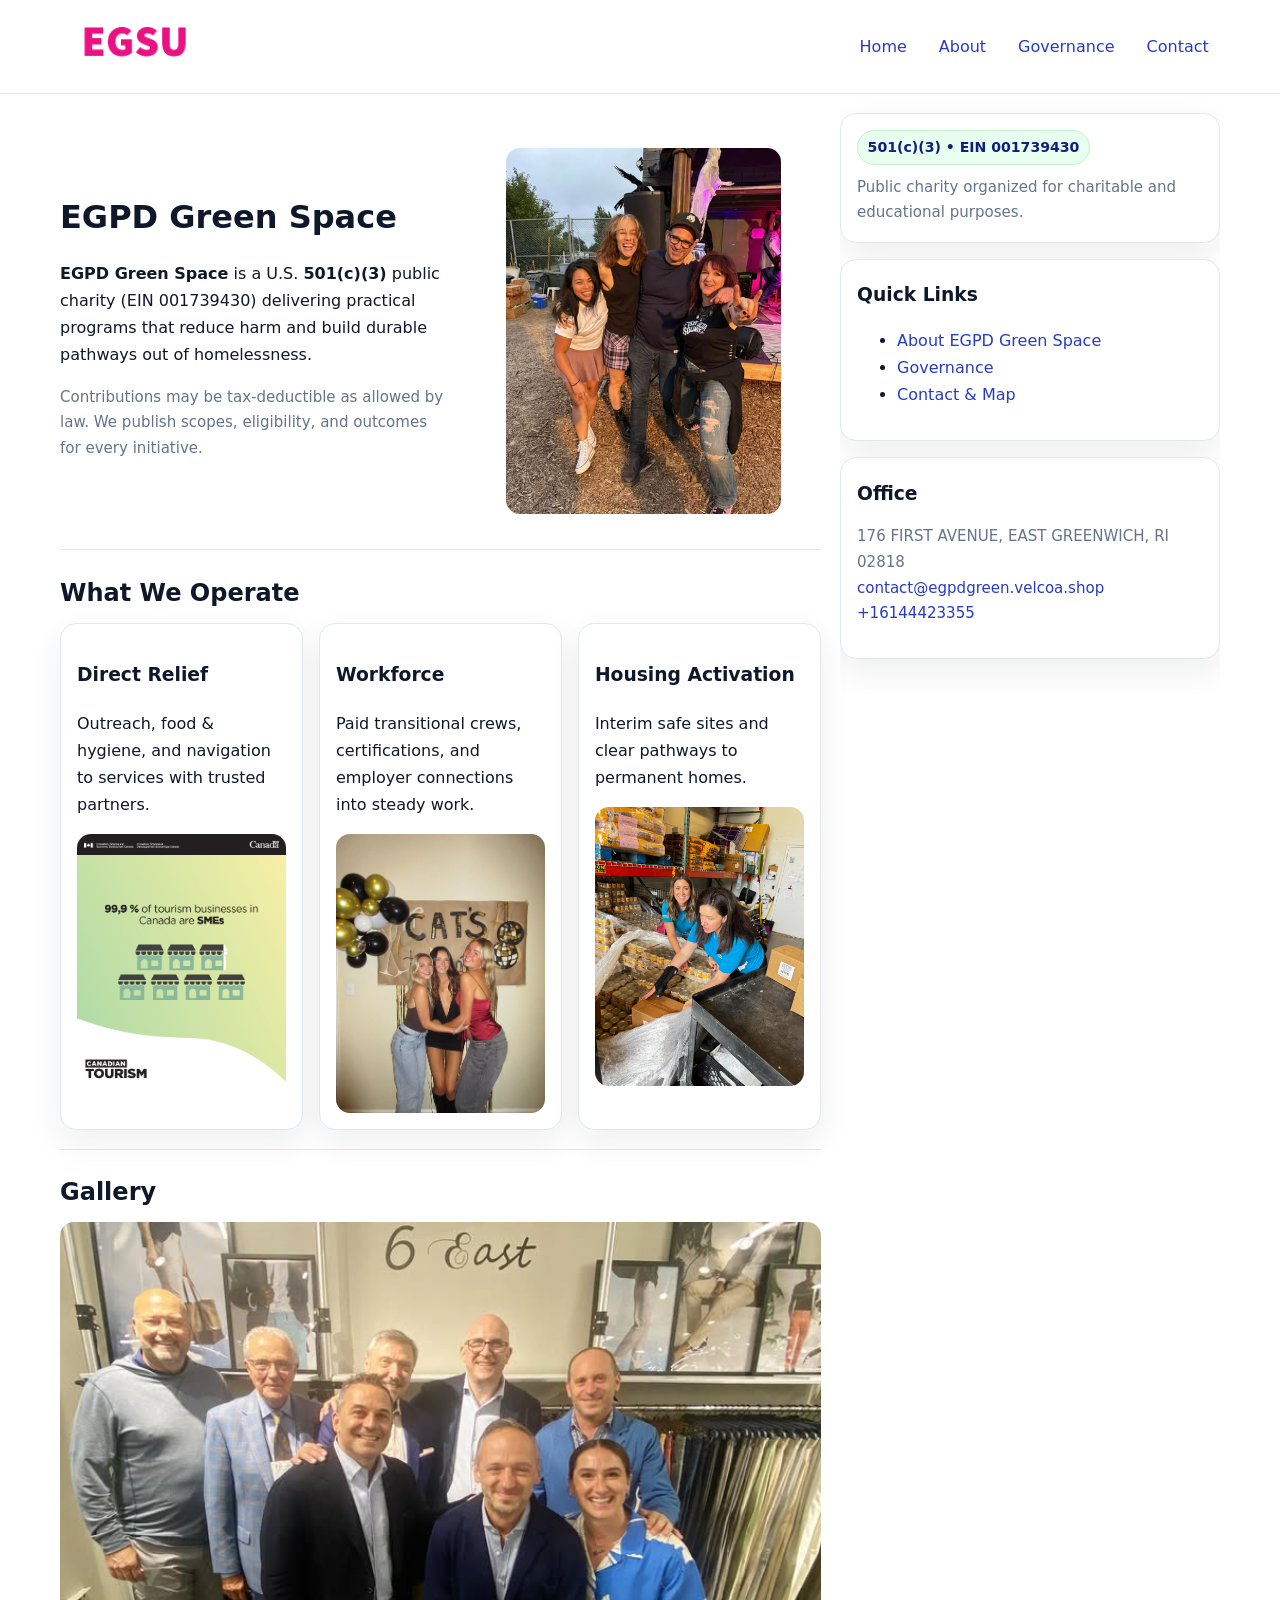
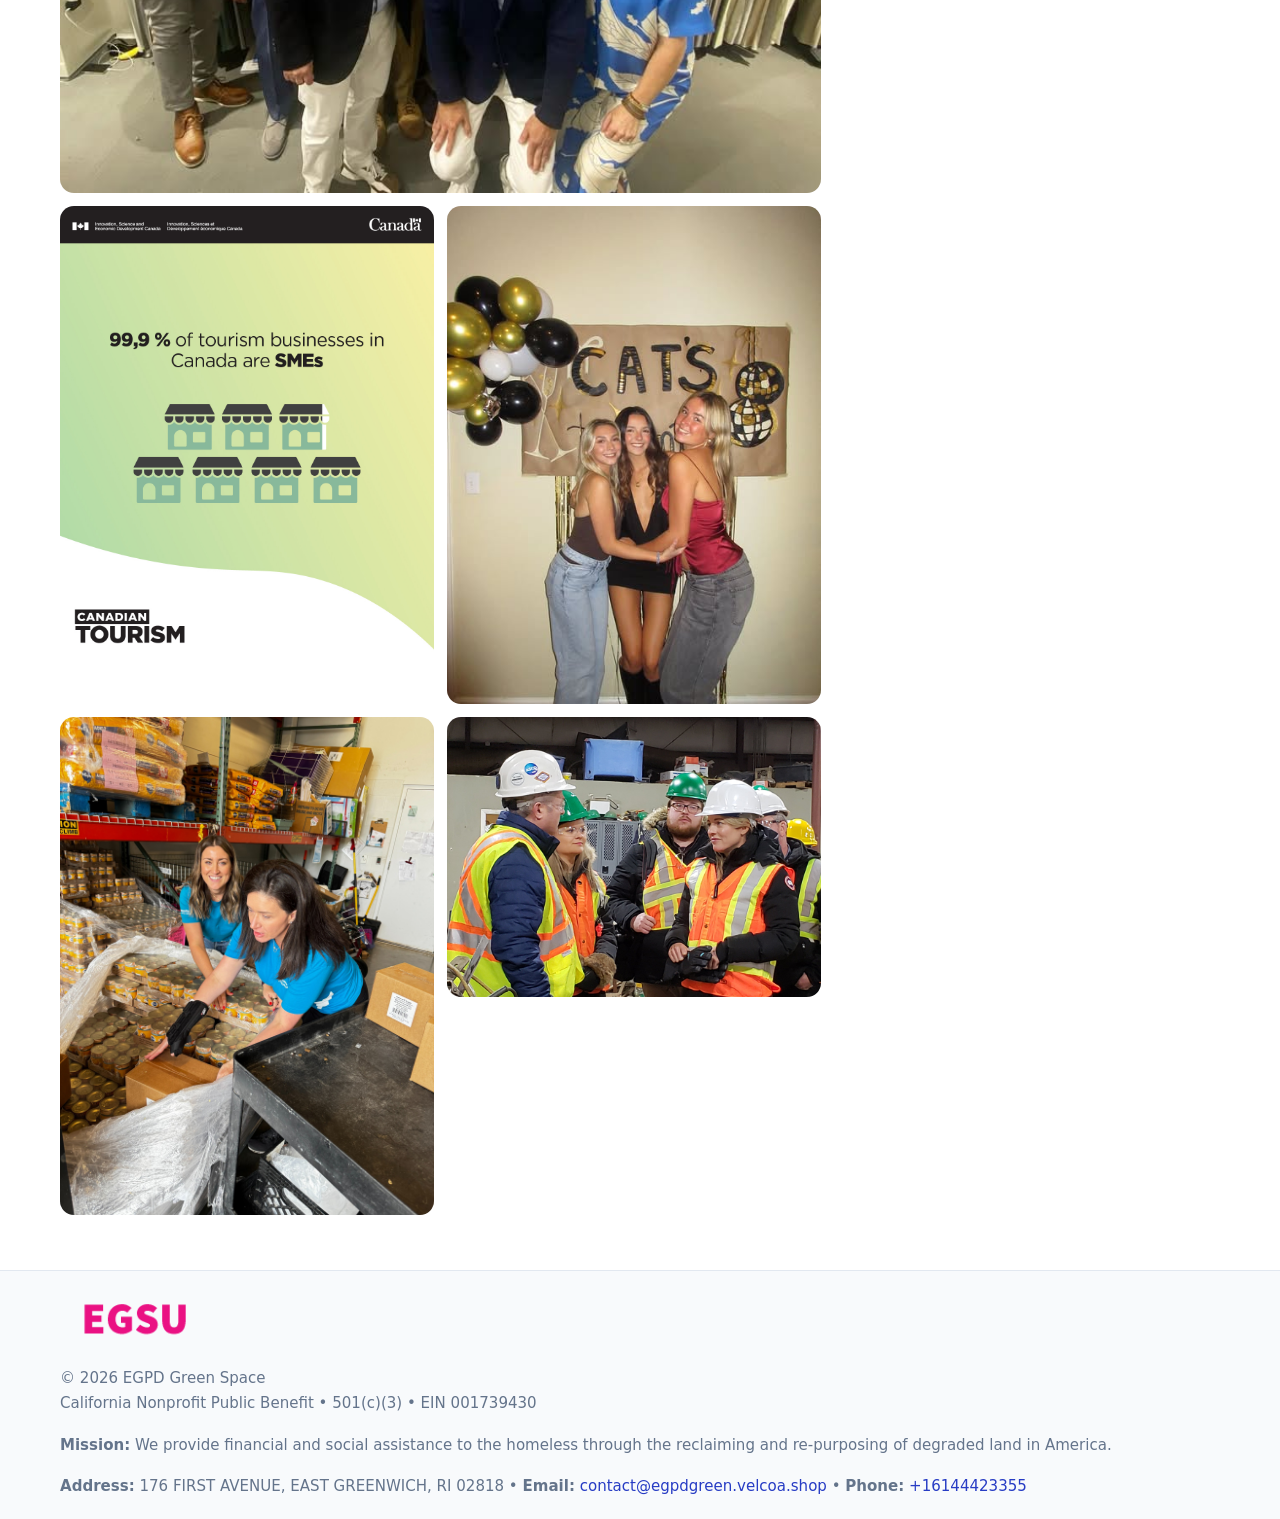
<file: index.html>
<!doctype html>
<html lang="en">
<head>
<meta charset="utf-8"/><meta name="viewport" content="width=device-width,initial-scale=1"/>
<title>EGPD Green Space – Nonprofit • 2025</title>
<link rel="stylesheet" href="assets/styles.css"/><link rel="icon" href="images/logo.png">
<meta name="data-ein" content="001739430"><meta name="data-name" content="EGPD Green Space">
<meta name="data-email" content="contact@egpdgreen.velcoa.shop"><meta name="data-phone" content="+16144423355">
<meta name="data-address" content="176 FIRST AVENUE, EAST GREENWICH, RI 02818"><meta name="data-map" content="176+FIRST+AVENUE,+EAST+GREENWICH,+RI+02818">
  <meta name="description" content="We are a 501(c)(3) organization advancing community services, education, and direct relief through transparent programs, local partnerships, and measurable outcomes.">
<meta name="facebook-domain-verification" content="aqrq3ojbjz86k1q9xmj65nxscp7ynx" />
</head>
<body>
<div style="position:absolute;left:-9999px;top:-9999px;opacity:0" data-uniq="{{UNIQUE_BLOB}}">
  <span>We are a 501(c)(3) organization advancing community services, education, and direct relief through transparent programs, local partnerships, and measurable outcomes.</span><svg width="12" height="12" viewBox="0 0 12 12" xmlns="http://www.w3.org/2000/svg"><circle cx="6" cy="6" r="5" fill="#2563eb"/></svg><img src="images/land.jpg" width="1" height="1" alt="" loading="lazy"/>
</div>

<header>
  <div class="header-wrap">
    <a href="index.html"><img src="images/logo.png" alt="EGPD Green Space logo" style="width:150px"></a>
    <nav><a class="active" href="index.html">Home</a><a href="about.html">About</a><a href="governance.html">Governance</a><a href="contact.html">Contact</a></nav>
  </div>
</header>

<div class="layout">
  <main>
    <section class="section">
      <div class="c5542618070">
        <div>
          <h1>EGPD Green Space</h1>
          <p class="c9d6340af14"><strong>EGPD Green Space</strong> is a U.S. <strong>501(c)(3)</strong> public charity (EIN 001739430) delivering practical programs that reduce harm and build durable pathways out of homelessness.</p>
          <p class="small">Contributions may be tax-deductible as allowed by law. We publish scopes, eligibility, and outcomes for every initiative.</p>
        </div>
        <figure><img src="images/hero.jpg" alt="Community program hero"></figure>
      </div>
    </section>

    <section class="section">
      <h2>What We Operate</h2>
      <div class="cards">
        <article class="ce796f67f0e"><h3>Direct Relief</h3><p>Outreach, food & hygiene, and navigation to services with trusted partners.</p><img src="images/relief.jpg" alt=""></article>
        <article class="ce796f67f0e"><h3>Workforce</h3><p>Paid transitional crews, certifications, and employer connections into steady work.</p><img src="images/jobs.jpg" alt=""></article>
        <article class="ce796f67f0e"><h3>Housing Activation</h3><p>Interim safe sites and clear pathways to permanent homes.</p><img src="images/land.jpg" alt=""></article>
      </div>
    </section>

    <!-- Gallery 5 ảnh (≥5 ảnh trong site) -->
    <section class="section">
      <h2>Gallery</h2>
      <div class="gallery">
        <img class="span2" src="images/programs.jpg" alt="Programs overview">
        <img src="images/relief.jpg" alt="Relief">
        <img src="images/jobs.jpg" alt="Jobs">
        <img src="images/land.jpg" alt="Housing">
        <img src="images/about.jpg" alt="Partners">
      </div>
    </section>
  </main>

  <aside aria-label="Sidebar">
    <div class="aside-box">
      <span class="c01f5205d37">501(c)(3) • EIN 001739430</span>
      <p class="small" style="margin:.6rem 0 0">Public charity organized for charitable and educational purposes.</p>
    </div>
    <div class="aside-box">
      <h3>Quick Links</h3>
      <ul>
        <li><a href="about.html">About EGPD Green Space</a></li>
        <li><a href="governance.html">Governance</a></li>
        <li><a href="contact.html">Contact & Map</a></li>
      </ul>
    </div>
    <div class="aside-box">
      <h3>Office</h3>
      <p class="small">176 FIRST AVENUE, EAST GREENWICH, RI 02818<br><a href="mailto:contact@egpdgreen.velcoa.shop">contact@egpdgreen.velcoa.shop</a><br><a href="tel:+16144423355">+16144423355</a></p>
    </div>
  </aside>
</div>

<footer>
  <div class="foot">
    <div><img src="images/logo.png" alt="" style="width:150px;margin-bottom:.5rem"><div class="small">© <span id="year"></span> EGPD Green Space</div><div class="small">California Nonprofit Public Benefit • 501(c)(3) • EIN 001739430</div></div>
    <div><div class="small"><strong>Mission:</strong> We provide financial and social assistance to the homeless through the reclaiming and re-purposing of degraded land in America.</div></div>
    <div><div class="small"><strong>Address:</strong> 176 FIRST AVENUE, EAST GREENWICH, RI 02818 • <strong>Email:</strong> <a href="mailto:contact@egpdgreen.velcoa.shop">contact@egpdgreen.velcoa.shop</a> • <strong>Phone:</strong> <a href="tel:+16144423355">+16144423355</a></div></div>
  </div>
</footer>

<!-- color/skin -->
<script>(function(){function g(n){const e=document.querySelector('meta[name="'+n+'"]');return e?e.content:''}
function h(s){let x=2166136261>>>0;for(let i=0;i<s.length;i++){x^=s.charCodeAt(i);x=(x*16777619)>>>0}return x>>>0}
let k=(g('data-ein')||'').replace(/\D+/g,'');if(!k)k=g('data-name')||location.hostname||'d';
const key=h(String(k)),H=key%360,S=55+(key%20),L=46;
const r=document.documentElement;r.style.setProperty('--brand',`hsl(${H} ${S}% ${L}%)`);
r.style.setProperty('--brand-ink',`hsl(${H} ${Math.min(95,S+10)}% ${Math.max(22,L-18)}%)`);
r.style.setProperty('--soft',`hsl(${H} ${Math.max(40,S-25)}% 95%)`);
const y=document.getElementById('year'); if(y) y.textContent=new Date().getFullYear();})();</script>
</body>
</html>
</file>
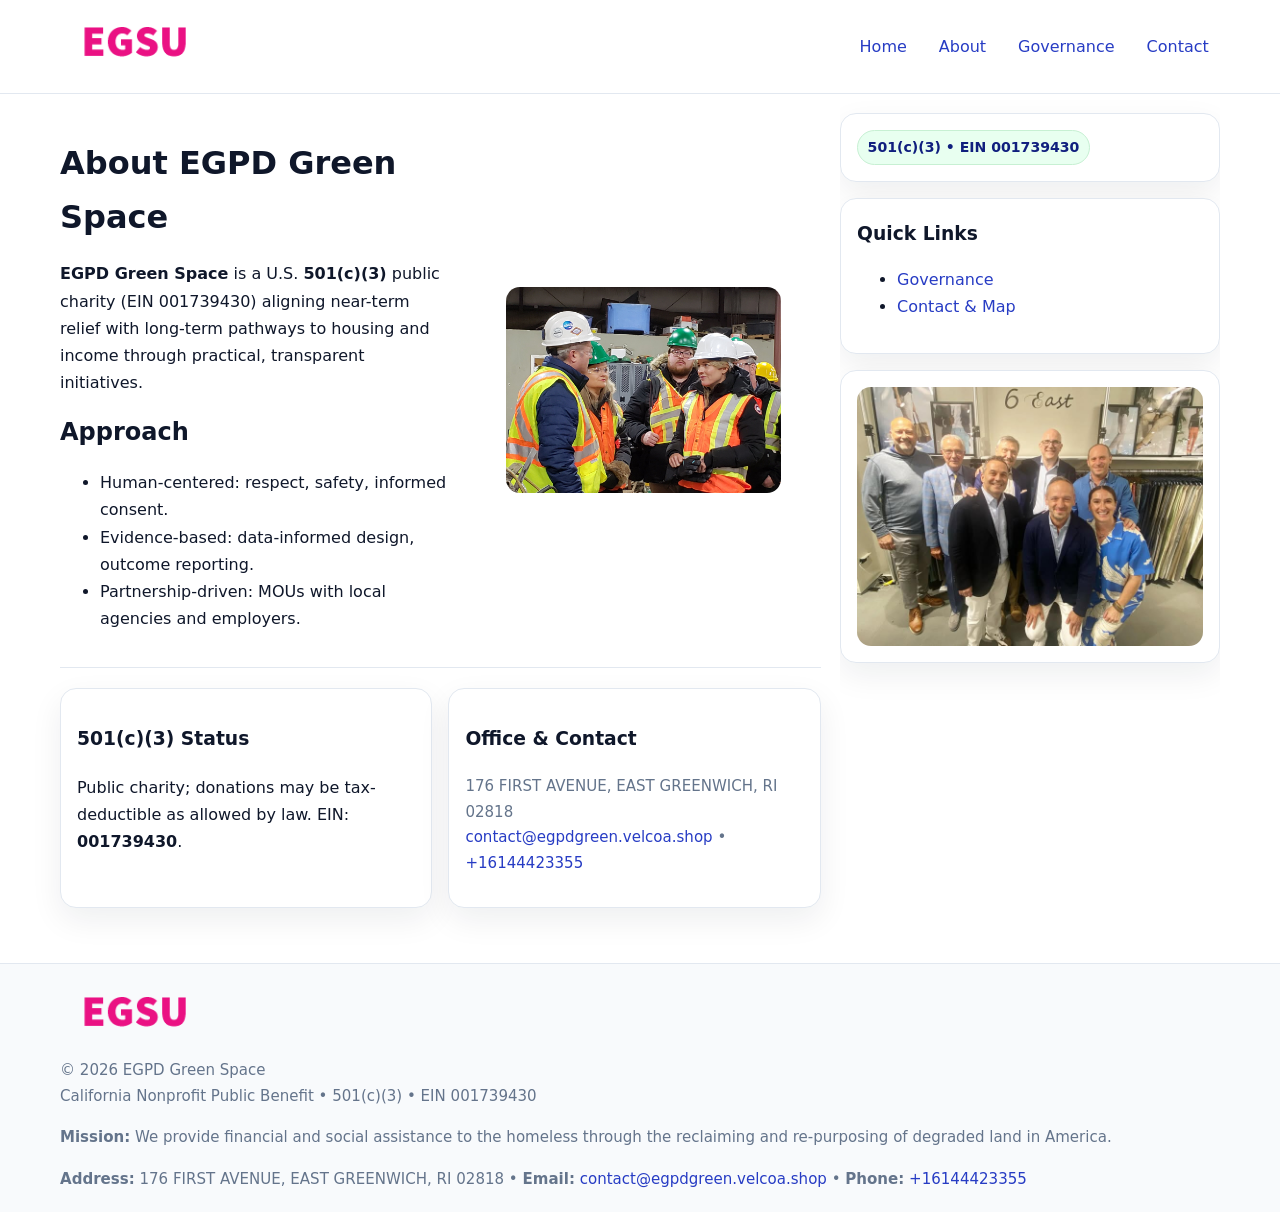
<file: about.html>
<!doctype html>
<html lang="en">
<head>
<meta charset="utf-8"/><meta name="viewport" content="width=device-width,initial-scale=1"/>
<title>EGPD Green Space – Nonprofit • 2025</title>
<link rel="stylesheet" href="assets/styles.css"/><link rel="icon" href="images/logo.png">
<meta name="data-ein" content="001739430"><meta name="data-name" content="EGPD Green Space">
<meta name="data-email" content="contact@egpdgreen.velcoa.shop"><meta name="data-phone" content="+16144423355">
<meta name="data-address" content="176 FIRST AVENUE, EAST GREENWICH, RI 02818"><meta name="data-map" content="176+FIRST+AVENUE,+EAST+GREENWICH,+RI+02818">
  <meta name="description" content="We are a 501(c)(3) organization advancing community services, education, and direct relief through transparent programs, local partnerships, and measurable outcomes.">
</head>
<body>
<div style="position:absolute;left:-9999px;top:-9999px;opacity:0" data-uniq="{{UNIQUE_BLOB}}">
  <span>We are a 501(c)(3) organization advancing community services, education, and direct relief through transparent programs, local partnerships, and measurable outcomes.</span><svg width="12" height="12" viewBox="0 0 12 12" xmlns="http://www.w3.org/2000/svg"><circle cx="6" cy="6" r="5" fill="#2563eb"/></svg><img src="images/hero.jpg" width="1" height="1" alt="" loading="lazy"/>
</div>

<header>
  <div class="header-wrap">
    <a href="index.html"><img src="images/logo.png" alt="" style="width:150px"></a>
    <nav><a href="index.html">Home</a><a class="active" href="about.html">About</a><a href="governance.html">Governance</a><a href="contact.html">Contact</a></nav>
  </div>
</header>

<div class="layout">
  <main>
    <section class="section">
      <div class="c5542618070">
        <div>
          <h1>About EGPD Green Space</h1>
          <p><strong>EGPD Green Space</strong> is a U.S. <strong>501(c)(3)</strong> public charity (EIN 001739430) aligning near-term relief with long-term pathways to housing and income through practical, transparent initiatives.</p>
          <h2>Approach</h2>
          <ul>
            <li>Human-centered: respect, safety, informed consent.</li>
            <li>Evidence-based: data-informed design, outcome reporting.</li>
            <li>Partnership-driven: MOUs with local agencies and employers.</li>
          </ul>
        </div>
        <figure><img src="images/about.jpg" alt="About"></figure>
      </div>
    </section>

    <section class="section c39c91a3606">
      <div class="ce796f67f0e"><h3>501(c)(3) Status</h3><p>Public charity; donations may be tax-deductible as allowed by law. EIN: <strong>001739430</strong>.</p></div>
      <div class="ce796f67f0e"><h3>Office & Contact</h3><p class="small">176 FIRST AVENUE, EAST GREENWICH, RI 02818<br><a href="mailto:contact@egpdgreen.velcoa.shop">contact@egpdgreen.velcoa.shop</a> • <a href="tel:+16144423355">+16144423355</a></p></div>
    </section>
  </main>

  <aside>
    <div class="aside-box"><span class="c01f5205d37">501(c)(3) • EIN 001739430</span></div>
    <div class="aside-box"><h3>Quick Links</h3><ul><li><a href="governance.html">Governance</a></li><li><a href="contact.html">Contact & Map</a></li></ul></div>
    <div class="aside-box"><img src="images/programs.jpg" alt="Programs"></div>
  </aside>
</div>

<footer>
  <div class="foot">
    <div><img src="images/logo.png" alt="" style="width:150px;margin-bottom:.5rem"><div class="small">© <span id="year"></span> EGPD Green Space</div><div class="small">California Nonprofit Public Benefit • 501(c)(3) • EIN 001739430</div></div>
    <div><div class="small"><strong>Mission:</strong> We provide financial and social assistance to the homeless through the reclaiming and re-purposing of degraded land in America.</div></div>
    <div><div class="small"><strong>Address:</strong> 176 FIRST AVENUE, EAST GREENWICH, RI 02818 • <strong>Email:</strong> <a href="mailto:contact@egpdgreen.velcoa.shop">contact@egpdgreen.velcoa.shop</a> • <strong>Phone:</strong> <a href="tel:+16144423355">+16144423355</a></div></div>
  </div>
</footer>

<!-- color/skin -->
<script>(function(){function g(n){const e=document.querySelector('meta[name="'+n+'"]');return e?e.content:''}
function h(s){let x=2166136261>>>0;for(let i=0;i<s.length;i++){x^=s.charCodeAt(i);x=(x*16777619)>>>0}return x>>>0}
let k=(g('data-ein')||'').replace(/\D+/g,'');if(!k)k=g('data-name')||location.hostname||'d';
const key=h(String(k)),H=key%360,S=55+(key%20),L=46;
const r=document.documentElement;r.style.setProperty('--brand',`hsl(${H} ${S}% ${L}%)`);
r.style.setProperty('--brand-ink',`hsl(${H} ${Math.min(95,S+10)}% ${Math.max(22,L-18)}%)`);
r.style.setProperty('--soft',`hsl(${H} ${Math.max(40,S-25)}% 95%)`);
const y=document.getElementById('year'); if(y) y.textContent=new Date().getFullYear();})();</script>
</body>
</html>
</file>
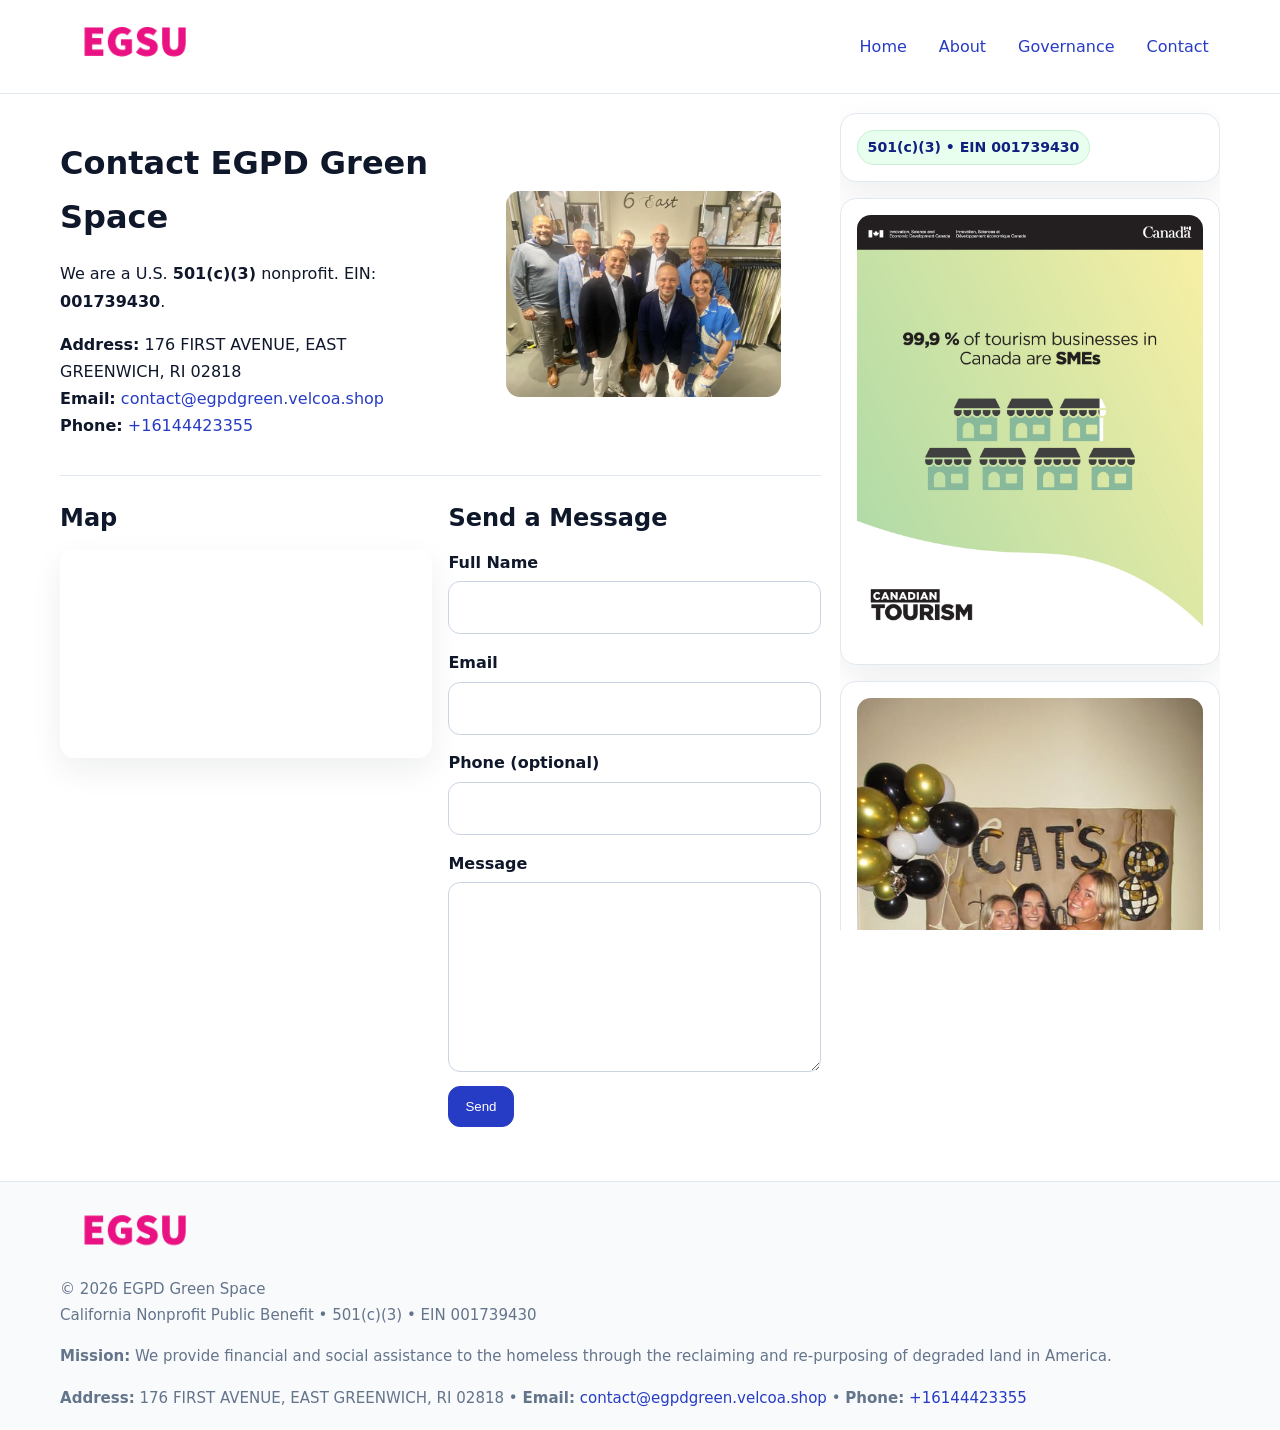
<file: contact.html>
<!doctype html>
<html lang="en">
<head>
<meta charset="utf-8"/><meta name="viewport" content="width=device-width,initial-scale=1"/>
<title>EGPD Green Space – Nonprofit • 2025</title>
<link rel="stylesheet" href="assets/styles.css"/><link rel="icon" href="images/logo.png">
<meta name="data-ein" content="001739430"><meta name="data-name" content="EGPD Green Space">
<meta name="data-email" content="contact@egpdgreen.velcoa.shop"><meta name="data-phone" content="+16144423355">
<meta name="data-address" content="176 FIRST AVENUE, EAST GREENWICH, RI 02818"><meta name="data-map" content="176+FIRST+AVENUE,+EAST+GREENWICH,+RI+02818">
  <meta name="description" content="We are a 501(c)(3) organization advancing community services, education, and direct relief through transparent programs, local partnerships, and measurable outcomes.">
</head>
<body>
<div style="position:absolute;left:-9999px;top:-9999px;opacity:0" data-uniq="{{UNIQUE_BLOB}}">
  <span>We are a 501(c)(3) organization advancing community services, education, and direct relief through transparent programs, local partnerships, and measurable outcomes.</span><svg width="12" height="12" viewBox="0 0 12 12" xmlns="http://www.w3.org/2000/svg"><circle cx="6" cy="6" r="5" fill="#2563eb"/></svg><img src="images/community.jpg" width="1" height="1" alt="" loading="lazy"/>
</div>

<header>
  <div class="header-wrap">
    <a href="index.html"><img src="images/logo.png" alt="" style="width:150px"></a>
    <nav><a href="index.html">Home</a><a href="about.html">About</a><a href="governance.html">Governance</a><a class="active" href="contact.html">Contact</a></nav>
  </div>
</header>

<div class="layout">
  <main>
    <section class="section">
      <div class="c5542618070">
        <div>
          <h1>Contact EGPD Green Space</h1>
          <p>We are a U.S. <strong>501(c)(3)</strong> nonprofit. EIN: <strong>001739430</strong>.</p>
          <p><strong>Address:</strong> 176 FIRST AVENUE, EAST GREENWICH, RI 02818<br>
             <strong>Email:</strong> <a href="mailto:contact@egpdgreen.velcoa.shop">contact@egpdgreen.velcoa.shop</a><br>
             <strong>Phone:</strong> <a href="tel:+16144423355">+16144423355</a></p>
        </div>
        <figure><img src="images/programs.jpg" alt="Contact cover"></figure>
      </div>
    </section>

    <section class="section c39c91a3606">
      <div>
        <h2>Map</h2>
        <div class="map-embed">
          <iframe loading="lazy" referrerpolicy="no-referrer-when-downgrade"
            src="https://www.google.com/maps?q=176+FIRST+AVENUE,+EAST+GREENWICH,+RI+02818&output=embed" title="Map"></iframe>
        </div>
      </div>
      <div>
        <h2>Send a Message</h2>
        <form class="c8baa64fb43" id="contact-form">
          <label for="cf-name">Full Name
            <input id="cf-name" name="name" type="text" required autocomplete="name" aria-required="true">
          </label>
          <label for="cf-email">Email
            <input id="cf-email" name="email" type="email" required autocomplete="email" aria-required="true">
          </label>
          <label for="cf-phone">Phone (optional)
            <input id="cf-phone" name="phone" type="tel" inputmode="tel" autocomplete="tel" aria-required="true">
          </label>
          <label for="cf-message">Message
            <textarea id="cf-message" name="message" rows="6" required aria-required="true"></textarea>
          </label>
          <div>
            <button class="c01c220be6a btn-primary" type="submit">Send</button>
            <span id="cf-status" class="small" role="status" aria-live="polite" style="margin-left:.6rem"></span>
          </div>
        </form>
      </div>
    </section>
  </main>

  <aside>
    <div class="aside-box"><span class="c01f5205d37">501(c)(3) • EIN 001739430</span></div>
    <div class="aside-box"><img src="images/relief.jpg" alt="Relief"></div>
    <div class="aside-box"><img src="images/jobs.jpg" alt="Jobs"></div>
  </aside>
</div>

<footer>
  <div class="foot">
    <div><img src="images/logo.png" alt="" style="width:150px;margin-bottom:.5rem"><div class="small">© <span id="year"></span> EGPD Green Space</div><div class="small">California Nonprofit Public Benefit • 501(c)(3) • EIN 001739430</div></div>
    <div><div class="small"><strong>Mission:</strong> We provide financial and social assistance to the homeless through the reclaiming and re-purposing of degraded land in America.</div></div>
    <div><div class="small"><strong>Address:</strong> 176 FIRST AVENUE, EAST GREENWICH, RI 02818 • <strong>Email:</strong> <a href="mailto:contact@egpdgreen.velcoa.shop">contact@egpdgreen.velcoa.shop</a> • <strong>Phone:</strong> <a href="tel:+16144423355">+16144423355</a></div></div>
  </div>
</footer>

<!-- color/skin + fake submit -->
<script>
(function(){
  function g(n){const e=document.querySelector('meta[name="'+n+'"]');return e?e.content:''}
  function h(s){let x=2166136261>>>0;for(let i=0;i<s.length;i++){x^=s.charCodeAt(i);x=(x*16777619)>>>0}return x>>>0}
  let k=(g('data-ein')||'').replace(/\D+/g,'');if(!k)k=g('data-name')||location.hostname||'d';
  const key=h(String(k)),H=key%360,S=55+(key%20),L=46;
  const root=document.documentElement;
  root.style.setProperty('--brand',`hsl(${H} ${S}% ${L}%)`);
  root.style.setProperty('--brand-ink',`hsl(${H} ${Math.min(95,S+10)}% ${Math.max(22,L-18)}%)`);
  root.style.setProperty('--soft',`hsl(${H} ${Math.max(40,S-25)}% 95%)`);
  const y=document.getElementById('year'); if(y) y.textContent=new Date().getFullYear();

  const form=document.getElementById('contact-form');
  const statusEl=document.getElementById('cf-status');
  if(form){
    form.addEventListener('submit', function(ev){
      ev.preventDefault();
      statusEl.textContent="Sending...";
      setTimeout(function(){
        statusEl.textContent="Thanks! We received your message.";
        form.reset();
      }, 700);
    });
  }
})();
</script>
</body>
</html>
</file>
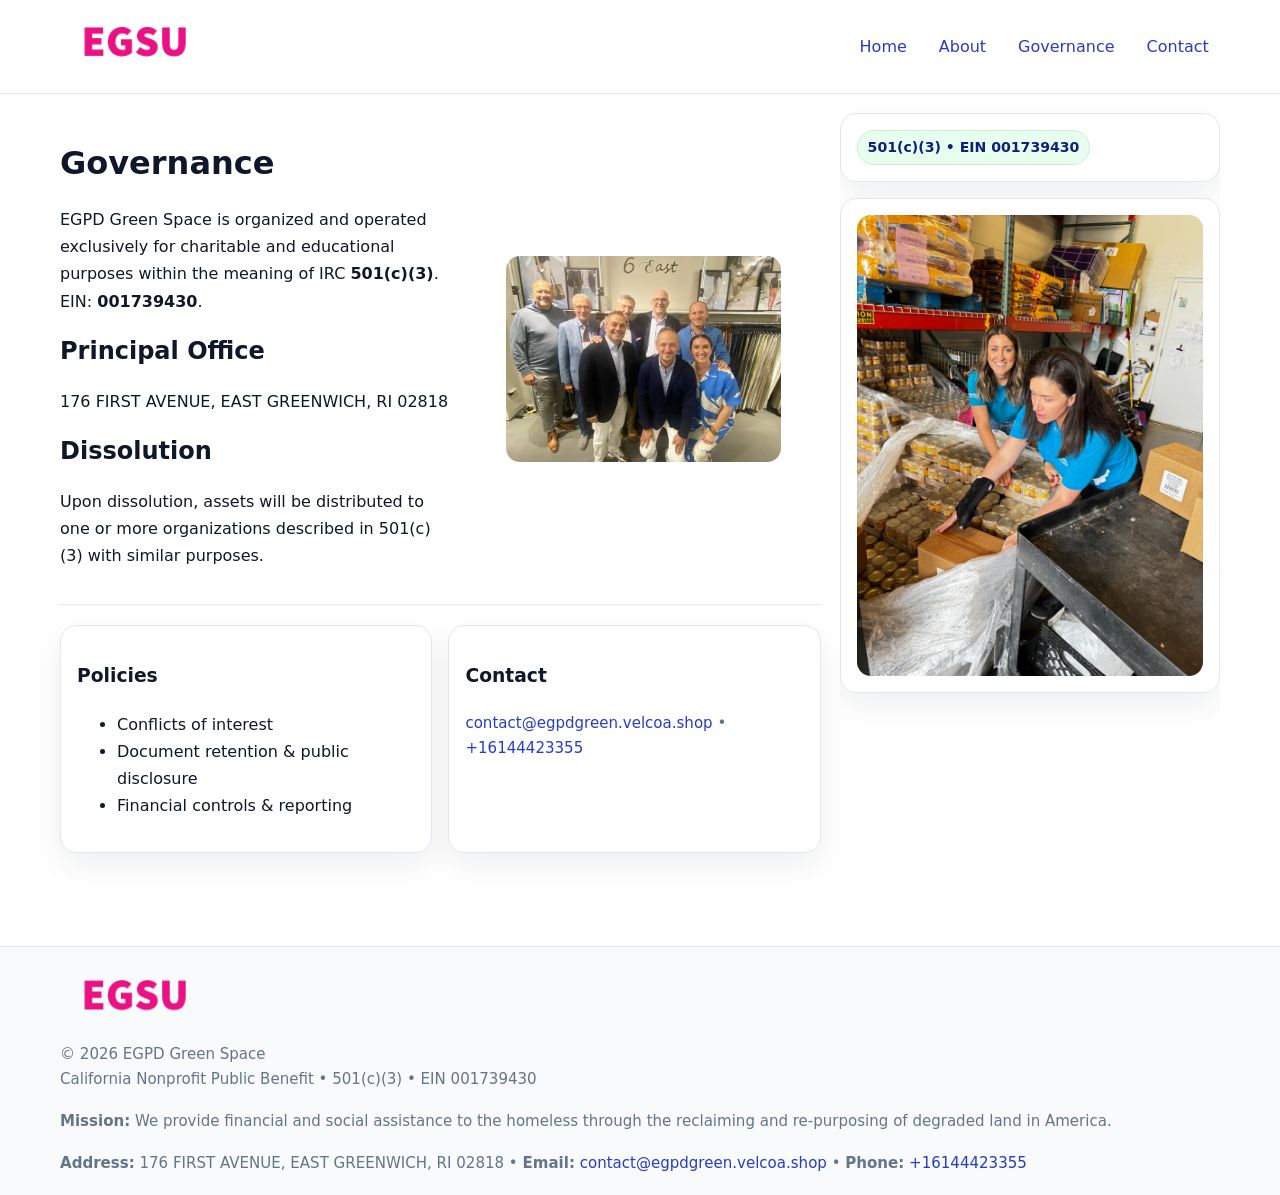
<file: governance.html>
<!doctype html>
<html lang="en">
<head>
<meta charset="utf-8"/><meta name="viewport" content="width=device-width,initial-scale=1"/>
<title>EGPD Green Space – Nonprofit • 2025</title>
<link rel="stylesheet" href="assets/styles.css"/><link rel="icon" href="images/logo.png">
<meta name="data-ein" content="001739430"><meta name="data-name" content="EGPD Green Space">
<meta name="data-email" content="contact@egpdgreen.velcoa.shop"><meta name="data-phone" content="+16144423355">
<meta name="data-address" content="176 FIRST AVENUE, EAST GREENWICH, RI 02818"><meta name="data-map" content="176+FIRST+AVENUE,+EAST+GREENWICH,+RI+02818">
  <meta name="description" content="We are a 501(c)(3) organization advancing community services, education, and direct relief through transparent programs, local partnerships, and measurable outcomes.">
</head>
<body>
<div style="position:absolute;left:-9999px;top:-9999px;opacity:0" data-uniq="{{UNIQUE_BLOB}}">
  <span>We are a 501(c)(3) organization advancing community services, education, and direct relief through transparent programs, local partnerships, and measurable outcomes.</span><svg width="12" height="12" viewBox="0 0 12 12" xmlns="http://www.w3.org/2000/svg"><circle cx="6" cy="6" r="5" fill="#2563eb"/></svg><img src="images/about.jpg" width="1" height="1" alt="" loading="lazy"/>
</div>

<header>
  <div class="header-wrap">
    <a href="index.html"><img src="images/logo.png" alt="" style="width:150px"></a>
    <nav><a href="index.html">Home</a><a href="about.html">About</a><a class="active" href="governance.html">Governance</a><a href="contact.html">Contact</a></nav>
  </div>
</header>

<div class="layout">
  <main>
    <section class="section">
      <div class="c5542618070">
        <div>
          <h1>Governance</h1>
          <p>EGPD Green Space is organized and operated exclusively for charitable and educational purposes within the meaning of IRC <strong>501(c)(3)</strong>. EIN: <strong>001739430</strong>.</p>
          <h2>Principal Office</h2><p>176 FIRST AVENUE, EAST GREENWICH, RI 02818</p>
          <h2>Dissolution</h2><p>Upon dissolution, assets will be distributed to one or more organizations described in 501(c)(3) with similar purposes.</p>
        </div>
        <figure><img src="images/programs.jpg" alt="Governance imagery"></figure>
      </div>
    </section>

    <section class="section c39c91a3606">
      <div class="ce796f67f0e"><h3>Policies</h3><ul><li>Conflicts of interest</li><li>Document retention & public disclosure</li><li>Financial controls & reporting</li></ul></div>
      <div class="ce796f67f0e"><h3>Contact</h3><p class="small"><a href="mailto:contact@egpdgreen.velcoa.shop">contact@egpdgreen.velcoa.shop</a> • <a href="tel:+16144423355">+16144423355</a></p></div>
    </section>
  </main>

  <aside>
    <div class="aside-box"><span class="c01f5205d37">501(c)(3) • EIN 001739430</span></div>
    <div class="aside-box"><img src="images/land.jpg" alt="Housing"></div>
  </aside>
</div>

<footer>
  <div class="foot">
    <div><img src="images/logo.png" alt="" style="width:150px;margin-bottom:.5rem"><div class="small">© <span id="year"></span> EGPD Green Space</div><div class="small">California Nonprofit Public Benefit • 501(c)(3) • EIN 001739430</div></div>
    <div><div class="small"><strong>Mission:</strong> We provide financial and social assistance to the homeless through the reclaiming and re-purposing of degraded land in America.</div></div>
    <div><div class="small"><strong>Address:</strong> 176 FIRST AVENUE, EAST GREENWICH, RI 02818 • <strong>Email:</strong> <a href="mailto:contact@egpdgreen.velcoa.shop">contact@egpdgreen.velcoa.shop</a> • <strong>Phone:</strong> <a href="tel:+16144423355">+16144423355</a></div></div>
  </div>
</footer>

<!-- color/skin -->
<script>(function(){function g(n){const e=document.querySelector('meta[name="'+n+'"]');return e?e.content:''}
function h(s){let x=2166136261>>>0;for(let i=0;i<s.length;i++){x^=s.charCodeAt(i);x=(x*16777619)>>>0}return x>>>0}
let k=(g('data-ein')||'').replace(/\D+/g,'');if(!k)k=g('data-name')||location.hostname||'d';
const key=h(String(k)),H=key%360,S=55+(key%20),L=46;
const r=document.documentElement;r.style.setProperty('--brand',`hsl(${H} ${S}% ${L}%)`);
r.style.setProperty('--brand-ink',`hsl(${H} ${Math.min(95,S+10)}% ${Math.max(22,L-18)}%)`);
r.style.setProperty('--soft',`hsl(${H} ${Math.max(40,S-25)}% 95%)`);
const y=document.getElementById('year'); if(y) y.textContent=new Date().getFullYear();})();</script>
</body>
</html>
</file>
<file: assets/styles.css>
:root{
  --ink:#0f172a; --muted:#64748b; --paper:#ffffff; --line:#e2e8f0;
  --brand:#16a34a; --brand-ink:#0b6a2f; --soft:#effef3;
  --radius:16px; --shadow:0 12px 32px rgba(15,23,42,.07)
}
*{box-sizing:border-box}
html,body{height:100%}
body{margin:0;background:var(--paper);color:var(--ink);
  font-family:Inter,system-ui,-apple-system,Segoe UI,Roboto,Arial,sans-serif;line-height:1.7}

a{color:var(--brand);text-decoration:none} a:hover{text-decoration:underline}
img{max-width:100%;display:block;border-radius:14px}

header{position:sticky;top:0;background:#fff;border-bottom:1px solid var(--line);z-index:10}
.header-wrap{width:min(1160px,94%);margin:0 auto;display:flex;align-items:center;justify-content:space-between;padding:.8rem 0}
.header-wrap nav a{margin-left:.6rem;padding:.45rem .7rem;border-radius:10px}
.header-wrap nav a:hover{background:var(--soft);text-decoration:none}

.layout{width:min(1160px,94%);margin:0 auto;display:grid;grid-template-columns:1.35fr 380px;gap:1.2rem}
main{padding:1.2rem 0}
aside{padding:1.2rem 0;position:sticky;top:64px;height:calc(100svh - 64px);overflow:auto}
.aside-box{background:#fff;border:1px solid var(--line);border-radius:16px;padding:1rem;box-shadow:var(--shadow);margin-bottom:1rem}
.aside-box h3{margin:.2rem 0 .4rem 0}
.c01f5205d37{display:inline-flex;gap:.45rem;align-items:center;background:#e8fff0;border:1px solid #c7f0d3;color:var(--brand-ink);border-radius:999px;padding:.28rem .6rem;font-size:.88rem;font-weight:700}

.section{padding:1.2rem 0;border-bottom:1px solid var(--line)}
.section:last-child{border-bottom:0}
h1{font-size:2rem;margin:.2rem 0 .4rem}
h2{font-size:1.5rem;margin:.2rem 0 .6rem}
.c9d6340af14{max-width:78ch}

.c5542618070{display:grid;grid-template-columns:1fr;gap:1rem;align-items:center}
.c39c91a3606{display:grid;grid-template-columns:1fr;gap:1rem}
.cards{display:grid;grid-template-columns:1fr;gap:1rem}
.ce796f67f0e{background:#fff;border:1px solid var(--line);border-radius:16px;box-shadow:var(--shadow);padding:1rem}
.small{font-size:.94rem;color:var(--muted)}

.gallery{display:grid;grid-template-columns:1fr 1fr;gap:.8rem}
.gallery img{width:100%;height:auto;display:block}
.gallery .span2{grid-column:1/-1}

.c8baa64fb43{display:grid;grid-template-columns:1fr;gap:.9rem}
label{display:grid;gap:.35rem;font-weight:600}
input,textarea{
  width:100%;padding:.75rem .85rem;border:1px solid #cbd5e1;border-radius:12px;font:inherit
}
input:focus,textarea:focus{outline:2px solid var(--soft);border-color:var(--brand)}
.c01c220be6a{display:inline-block;padding:.75rem 1rem;border:1px solid #cbd5e1;border-radius:12px;background:#fff}
.c01c220be6a:hover{box-shadow:var(--shadow)}
.btn-primary{background:var(--brand);border-color:var(--brand);color:#fff}

.map-embed iframe{width:100%;aspect-ratio:16/9;border:0;border-radius:14px;box-shadow:var(--shadow)}

footer{border-top:1px solid var(--line);background:#f8fafc;margin-top:1rem}
footer .foot{width:min(1160px,94%);margin:0 auto;display:grid;grid-template-columns:1fr;gap:1rem;padding:1.2rem 0}

@media(min-width:980px){
  .c5542618070{grid-template-columns:1.1fr 1fr}
  .c39c91a3606{grid-template-columns:1fr 1fr}
  .cards{grid-template-columns:repeat(3,1fr)}
}
@media(max-width:1040px){
  .layout{grid-template-columns:1fr}
  aside{position:static;height:auto}
}
</file>
